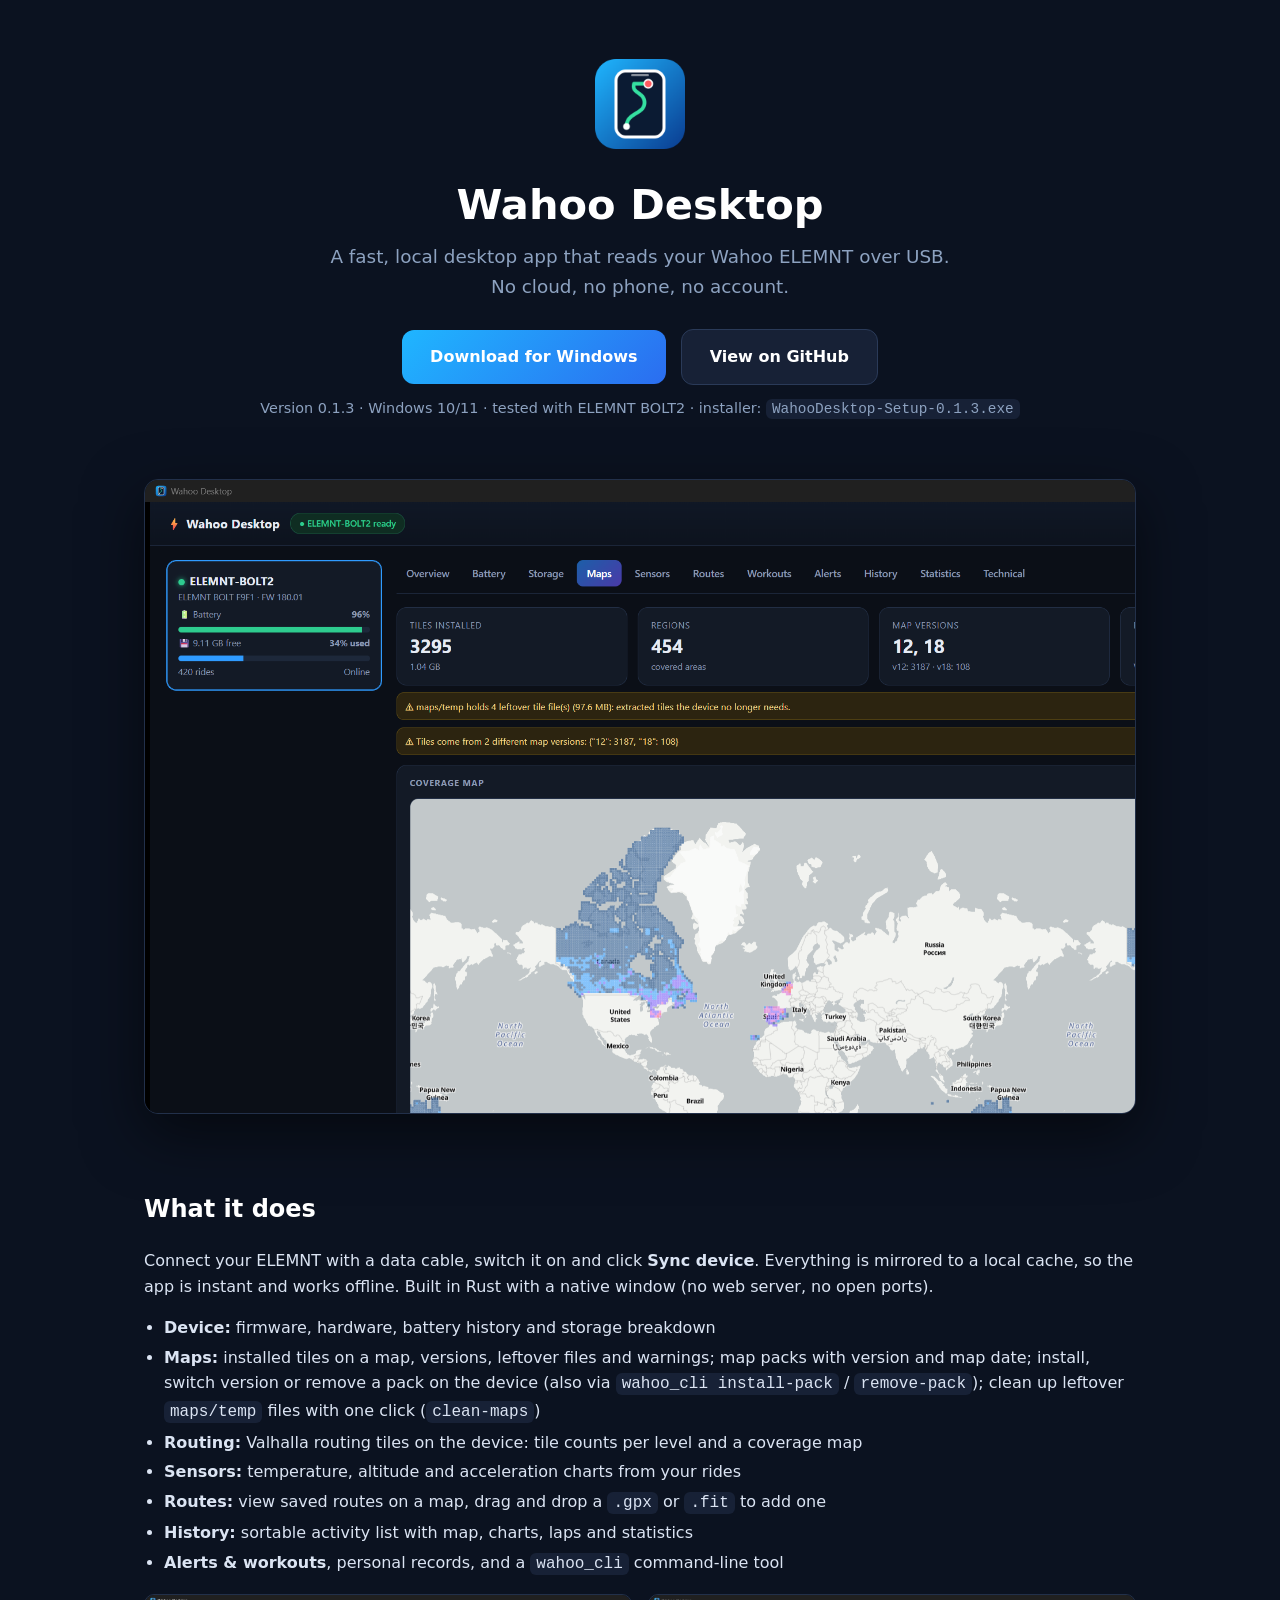
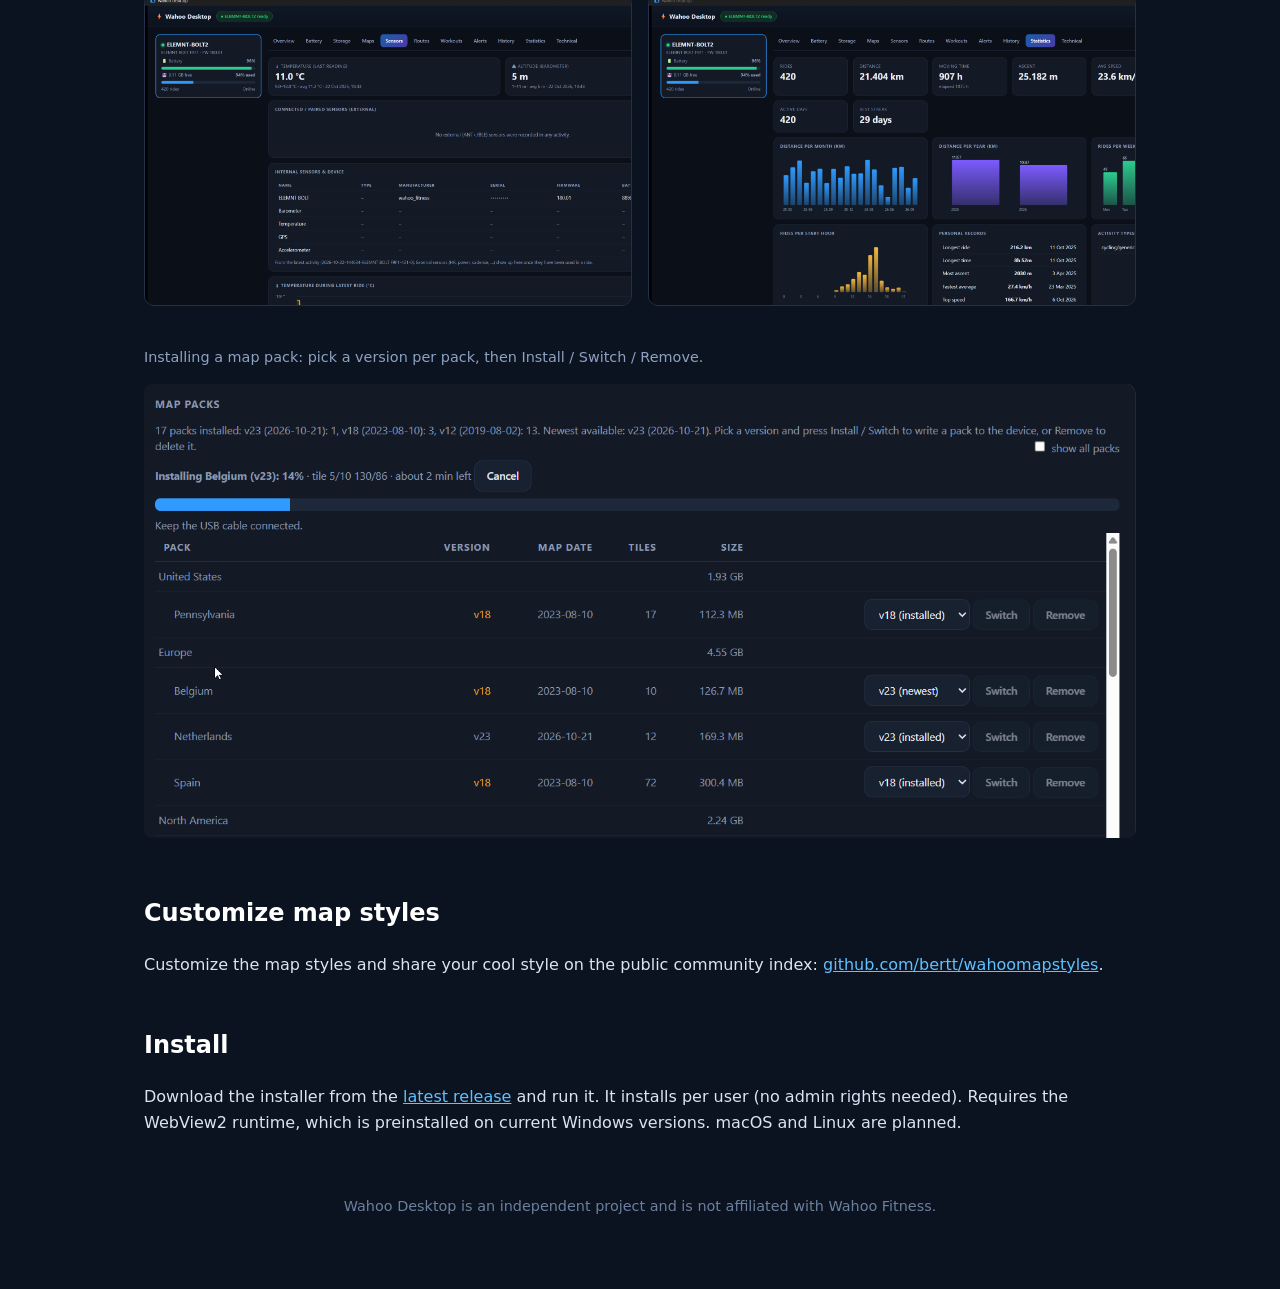
<file: docs/index.html>
<!doctype html>
<html lang="en">
<head>
<meta charset="utf-8">
<meta name="viewport" content="width=device-width, initial-scale=1">
<title>Wahoo Desktop – read your Wahoo ELEMNT over USB</title>
<meta name="description" content="Wahoo Desktop is a fast, local Rust app that reads a Wahoo ELEMNT over USB and shows battery, storage, maps, sensors, routes and rides.">
<link rel="icon" href="icon.png">
<style>
  :root { color-scheme: dark; }
  * { box-sizing: border-box; }
  body { margin: 0; font: 16px/1.6 system-ui, "Segoe UI", sans-serif; background: #0b1220; color: #dbe4f3; }
  main { max-width: 1040px; margin: 0 auto; padding: 56px 24px 80px; }
  header { text-align: center; }
  header img { width: 96px; height: 96px; }
  h1 { font-size: 2.6rem; margin: 12px 0 4px; color: #fff; }
  .tag { color: #8da2c0; font-size: 1.15rem; margin: 0 auto 28px; max-width: 640px; }
  .btn { display: inline-block; padding: 14px 28px; border-radius: 12px; background: linear-gradient(135deg, #1fb6ff, #2b6df0); color: #fff; font-weight: 600; text-decoration: none; }
  .btn.alt { background: #172136; border: 1px solid #2a3a58; margin-left: 10px; }
  .note { color: #8da2c0; font-size: .9rem; margin-top: 12px; }
  .hero { margin: 44px 0 20px; border-radius: 14px; border: 1px solid #22304a; width: 100%; box-shadow: 0 20px 60px #0008; }
  .grid { display: grid; grid-template-columns: repeat(auto-fit, minmax(300px, 1fr)); gap: 16px; margin: 16px 0 40px; }
  .grid img { width: 100%; border-radius: 10px; border: 1px solid #22304a; }
  h2 { color: #fff; margin-top: 48px; }
  ul { padding-left: 20px; }
  li { margin: 4px 0; }
  code { background: #172136; padding: 2px 6px; border-radius: 6px; }
  footer { margin-top: 60px; color: #6c809e; font-size: .9rem; text-align: center; }
  a { color: #5fc1ff; }
</style>
</head>
<body>
<main>
  <header>
    <img src="icon.png" alt="Wahoo Desktop icon">
    <h1>Wahoo Desktop</h1>
    <p class="tag">A fast, local desktop app that reads your Wahoo ELEMNT over USB. No cloud, no phone, no account.</p>
    <a class="btn" href="https://github.com/bertt/WahooDesktop/releases/latest">Download for Windows</a>
    <a class="btn alt" href="https://github.com/bertt/WahooDesktop">View on GitHub</a>
    <p class="note">Version 0.1.3 · Windows 10/11 · tested with ELEMNT BOLT2 · installer: <code>WahooDesktop-Setup-0.1.3.exe</code></p>
  </header>

  <img class="hero" src="screenshots/maps.png" alt="Maps tab showing installed map tiles on a world map">

  <h2>What it does</h2>
  <p>Connect your ELEMNT with a data cable, switch it on and click <b>Sync device</b>. Everything is mirrored to a local cache, so the app is instant and works offline. Built in Rust with a native window (no web server, no open ports).</p>
  <ul>
    <li><b>Device:</b> firmware, hardware, battery history and storage breakdown</li>
    <li><b>Maps:</b> installed tiles on a map, versions, leftover files and warnings; map packs with version and map date; install, switch version or remove a pack on the device (also via <code>wahoo_cli install-pack</code> / <code>remove-pack</code>); clean up leftover <code>maps/temp</code> files with one click (<code>clean-maps</code>)</li>
    <li><b>Routing:</b> Valhalla routing tiles on the device: tile counts per level and a coverage map</li>
    <li><b>Sensors:</b> temperature, altitude and acceleration charts from your rides</li>
    <li><b>Routes:</b> view saved routes on a map, drag and drop a <code>.gpx</code> or <code>.fit</code> to add one</li>
    <li><b>History:</b> sortable activity list with map, charts, laps and statistics</li>
    <li><b>Alerts &amp; workouts</b>, personal records, and a <code>wahoo_cli</code> command-line tool</li>
  </ul>

  <div class="grid">
    <img src="screenshots/sensors.png" alt="Sensors tab">
    <img src="screenshots/statistics.png" alt="Statistics tab">
  </div>
  <p class="note">Installing a map pack: pick a version per pack, then Install / Switch / Remove.</p>
  <img src="screenshots/map-packs.png" alt="Installing a map pack in the Maps tab" style="max-width:100%;border-radius:8px">

  <h2>Customize map styles</h2>
  <p>Customize the map styles and share your cool style on the public community index: <a href="https://github.com/bertt/wahoomapstyles">github.com/bertt/wahoomapstyles</a>.</p>

  <h2>Install</h2>
  <p>Download the installer from the <a href="https://github.com/bertt/WahooDesktop/releases/latest">latest release</a> and run it. It installs per user (no admin rights needed). Requires the WebView2 runtime, which is preinstalled on current Windows versions. macOS and Linux are planned.</p>

  <footer>Wahoo Desktop is an independent project and is not affiliated with Wahoo Fitness.</footer>
</main>
</body>
</html>
</file>
